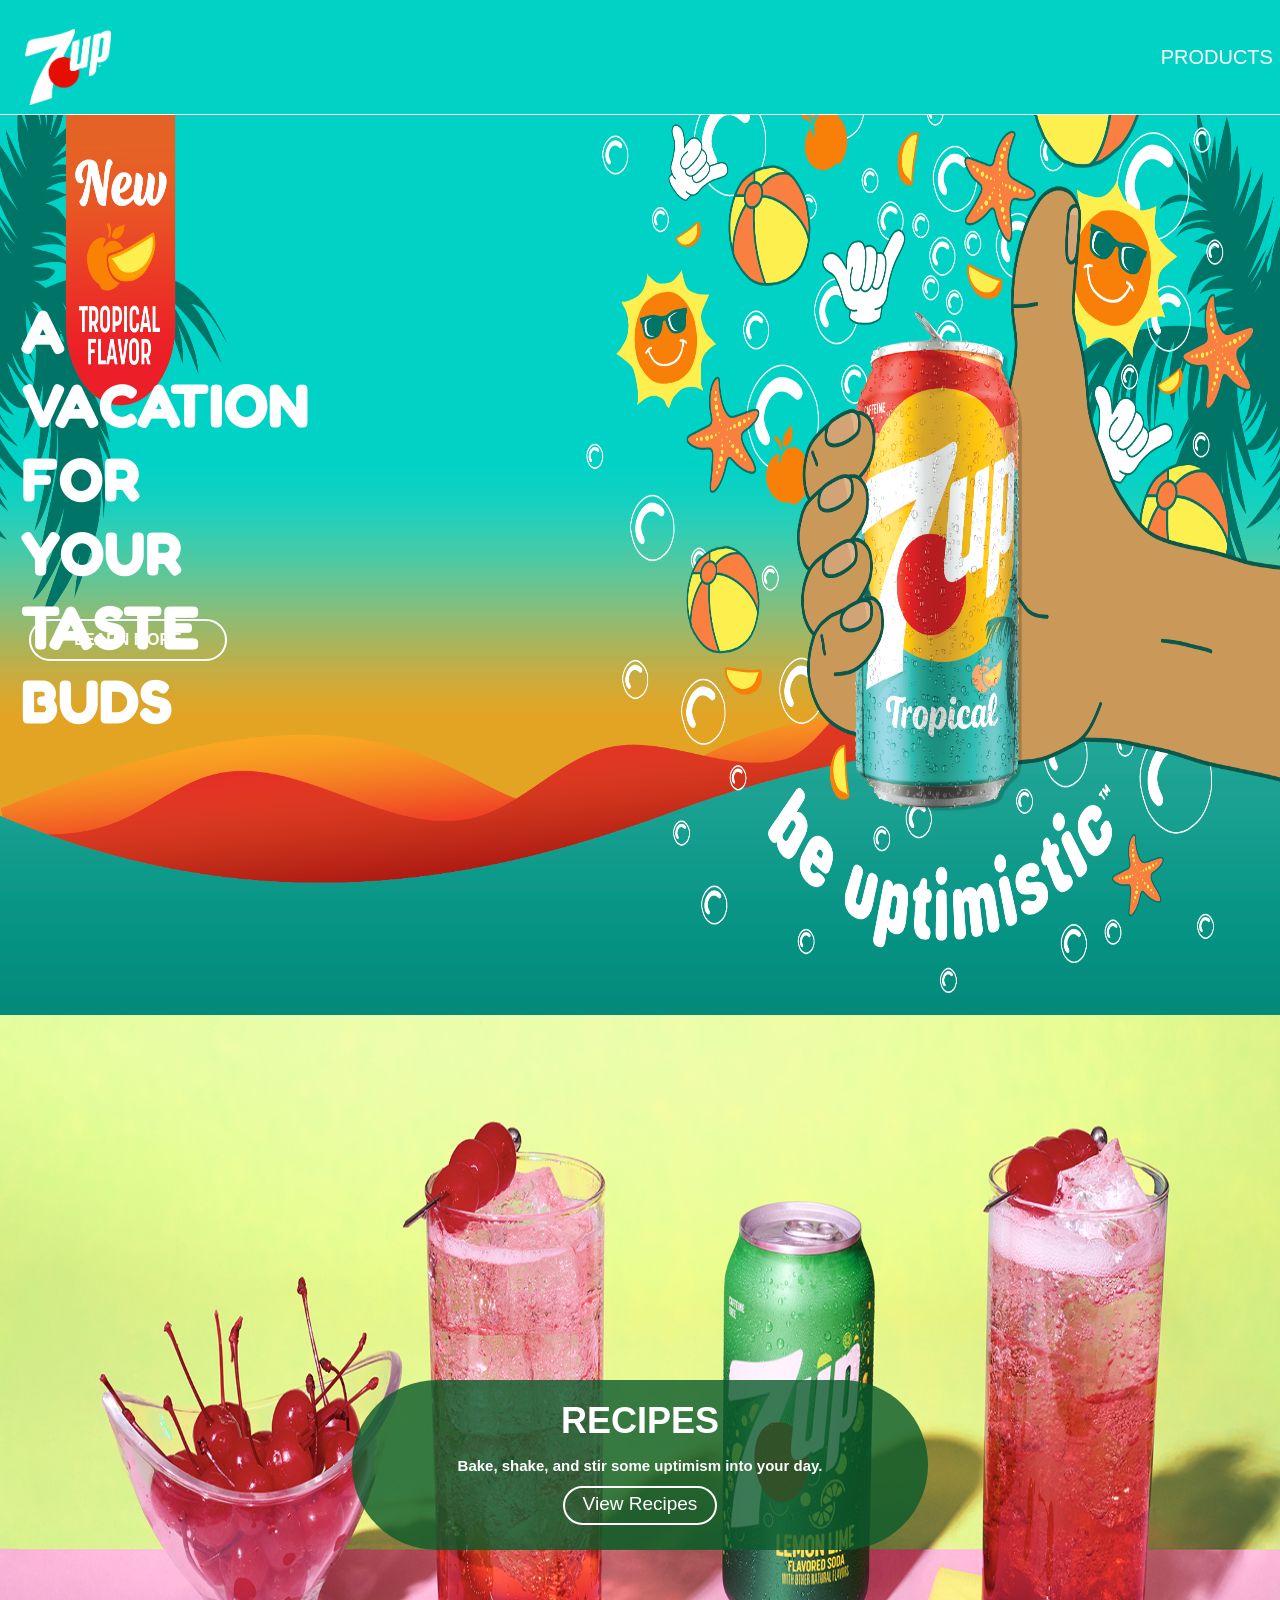
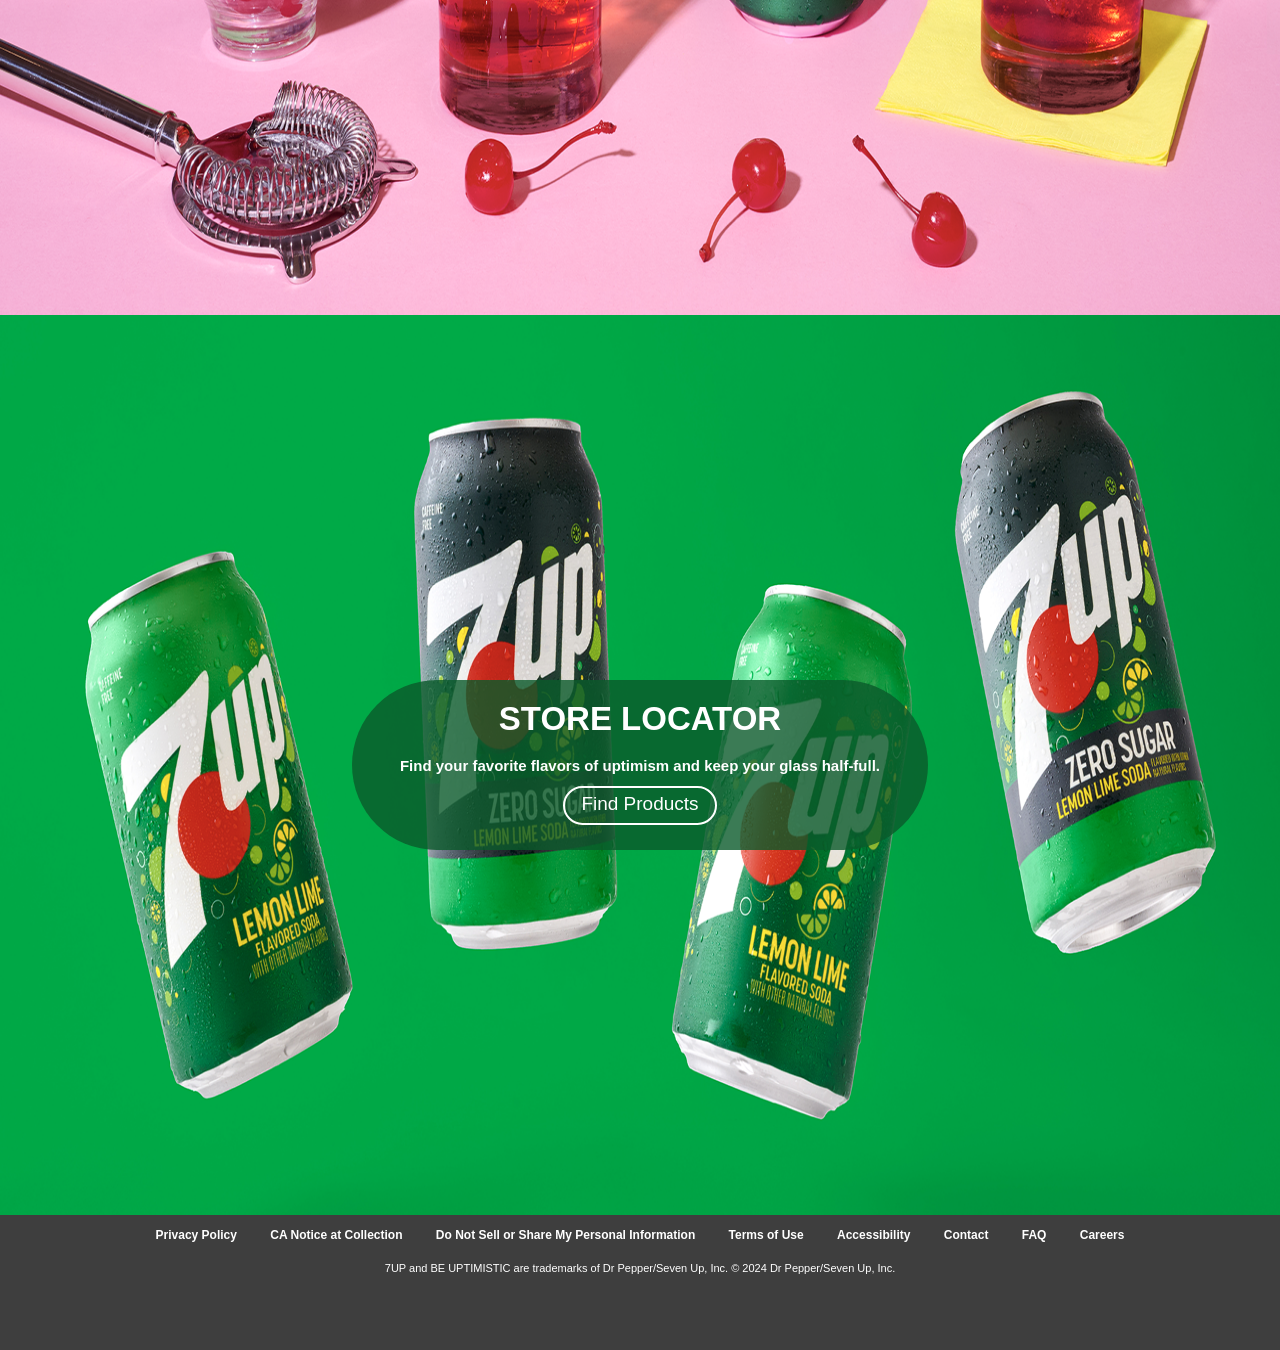
<file: 7up website/index.html>
<!DOCTYPE html>
<html lang="en">
<head>
    <meta charset="UTF-8">
    <meta name="viewport" content="width=device-width, initial-scale=1.0">
    <title>7UP | 7up.com</title>

    <link rel="preconnect" href="https://fonts.googleapis.com">
    <link rel="preconnect" href="https://fonts.gstatic.com" crossorigin>
    <link href="https://fonts.googleapis.com/css2?family=Fredoka:wght@300..700&display=swap" rel="stylesheet">


    <link rel="icon" href="./images/favicon.png">
    <link rel="stylesheet" href="./index.css">


</head>
<body>
    <header>
               <img src="./images/7up-logo.png">


                <nav class="nav-bar">
                    <a class="nav-font" class="bar-text" href="">PRODUCTS</a>
                    <a class="nav-font" class="bar-text" href="">RECIPES</a>
                    <a class="nav-font" class="bar-text" href="">STORES</a>
                </nav>

           <div class="social-icons">
                <img class="icon" src="./images/7up_facebook.png" alt="">
                <img class="icon" src="./images/7up_instagram.png" alt="">
                <img class="icon" src="./images/7up_tiktok.png" alt="">
                <img class="icon" src="./images/7up_x.png" alt="">
                <img class="icon" src="./images/7up_youtube.png" alt="">
                <img class="icon" src="./images/7up_pinterest.png" alt="">
    </header>

    <main>

        <div class="container">
           <img class="container-1" src="./images/background 1.png" alt="">

           <h1 class="baner-text1">A VACATION FOR <br> YOUR TASTE BUDS</h1>

           <a class="button-1" href="">Learn More</a>

        </div>

        <div class="container-2">
            <img class="background-2" src="./images/background 2.png" alt="">

            <h1 class="baner-text2">RECIPES</h1>

            <p class="p-text1">Bake, shake, and stir some uptimism into your day.</p>

            <a class="a-text1" href="">View Recipes</a>
        </div>

        <div class="container-3">
            <img class="background-3" src="./images/background 3.png" alt="">

            <h1 class="baner-text3">STORE LOCATOR</h1>

            <p class="p-text2">Find your favorite flavors of uptimism and keep your glass half-full.</p>

            <a class="button-2" href="">Find Products</a>
        </div>

    </main>

    <footer>
        <div id="footer">
        <ul class="footer-text">
            <li class="footer-data">Privacy Policy </li>
            <li class="footer-data">CA Notice at Collection </li>
            <li class="footer-data">Do Not Sell or Share My Personal Information </li>
            <li class="footer-data">Terms of Use </li>
            <li class="footer-data">Accessibility </li>
            <li class="footer-data">Contact </li>
            <li class="footer-data">FAQ </li>
            <li class="footer-data">Careers </li>
        </ul>

       <p id="p-text3">7UP and BE UPTIMISTIC are trademarks of Dr Pepper/Seven Up, Inc. © 2024 Dr Pepper/Seven Up, Inc.</p>

        </div>
    </footer>

</body>
</html>
</file>
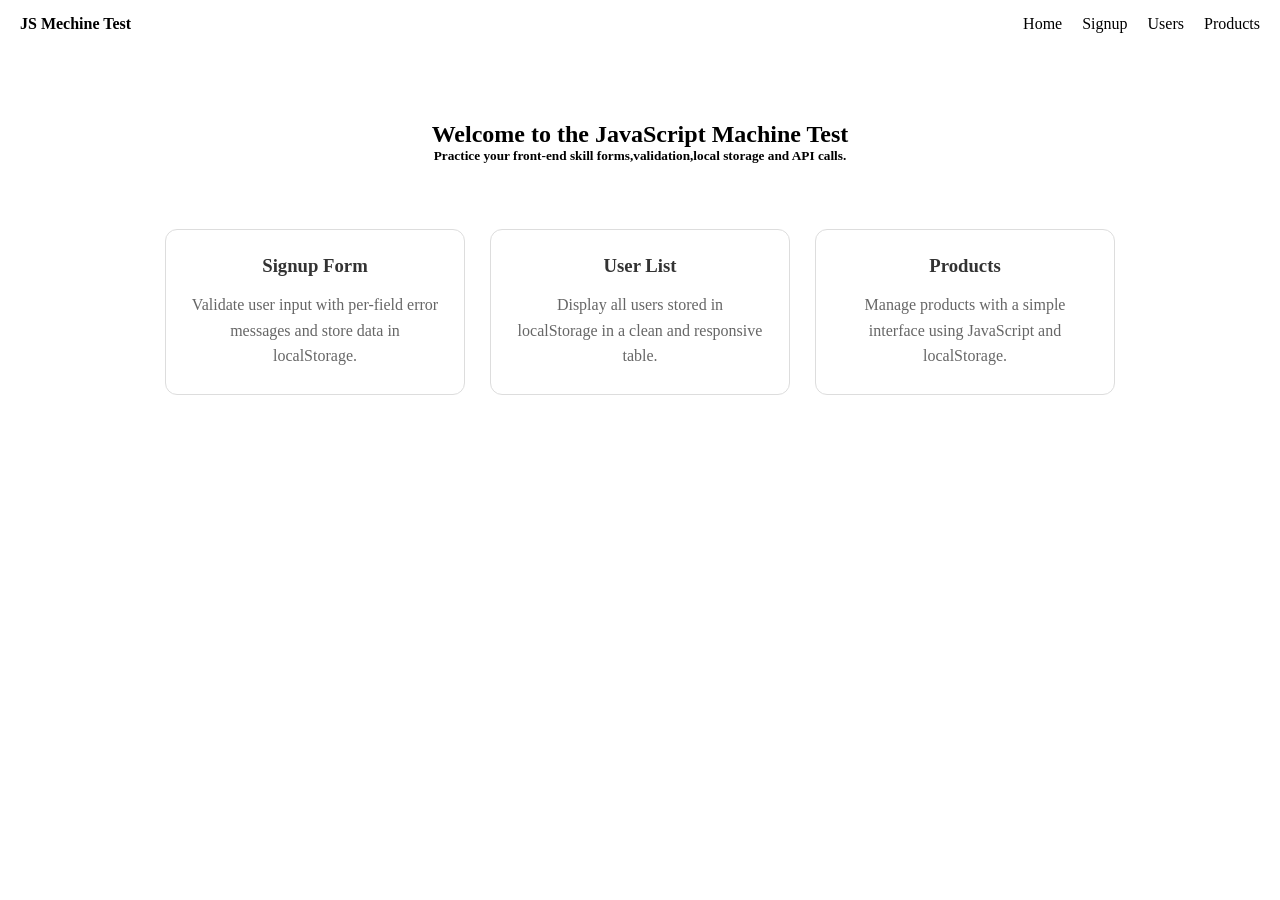
<file: javascript mechine test/index.html>
<!DOCTYPE html>
<html lang="en">

<head>
    <meta charset="UTF-8">
    <meta name="viewport" content="width=device-width, initial-scale=1.0">
    <title>Document</title>
    <link rel="stylesheet" href="style.css">

    <script defer src="./main.js"></script>
</head>

<body>
    <header>
        <nav>
            <div class="nav-bar">
                <h4 class="title">JS Mechine Test</h4>
                <a href="./index.html" class="home">Home</a>
                <a href="./signup.html" class="signup">Signup</a>
                <a href="#" class="users">Users</a>
                <a href="./product.html" class="products">Products</a>
            </div>
        </nav>
    </header>

    <main>
        <section class="section-one">
            <h1>Welcome to the JavaScript Machine Test</h1>
            <h5>Practice your front-end skill forms,validation,local storage and API calls.</h5>
        </section>

        <section class="cards-container">

            <a href="signup.html" class="card">
                <h3>Signup Form</h3>
                <p>
                    Validate user input with per-field error messages and store data in
                    localStorage.
                </p>
            </a>

            <a href="users.html" class="card">
                <h3>User List</h3>
                <p>
                    Display all users stored in localStorage in a clean and responsive
                    table.
                </p>
            </a>

            <a href="product.html" class="card">
                <h3>Products</h3>
                <p>
                    Manage products with a simple interface using JavaScript and
                    localStorage.
                </p>
            </a>

        </section>
    </main>
</body>

</html>
</file>
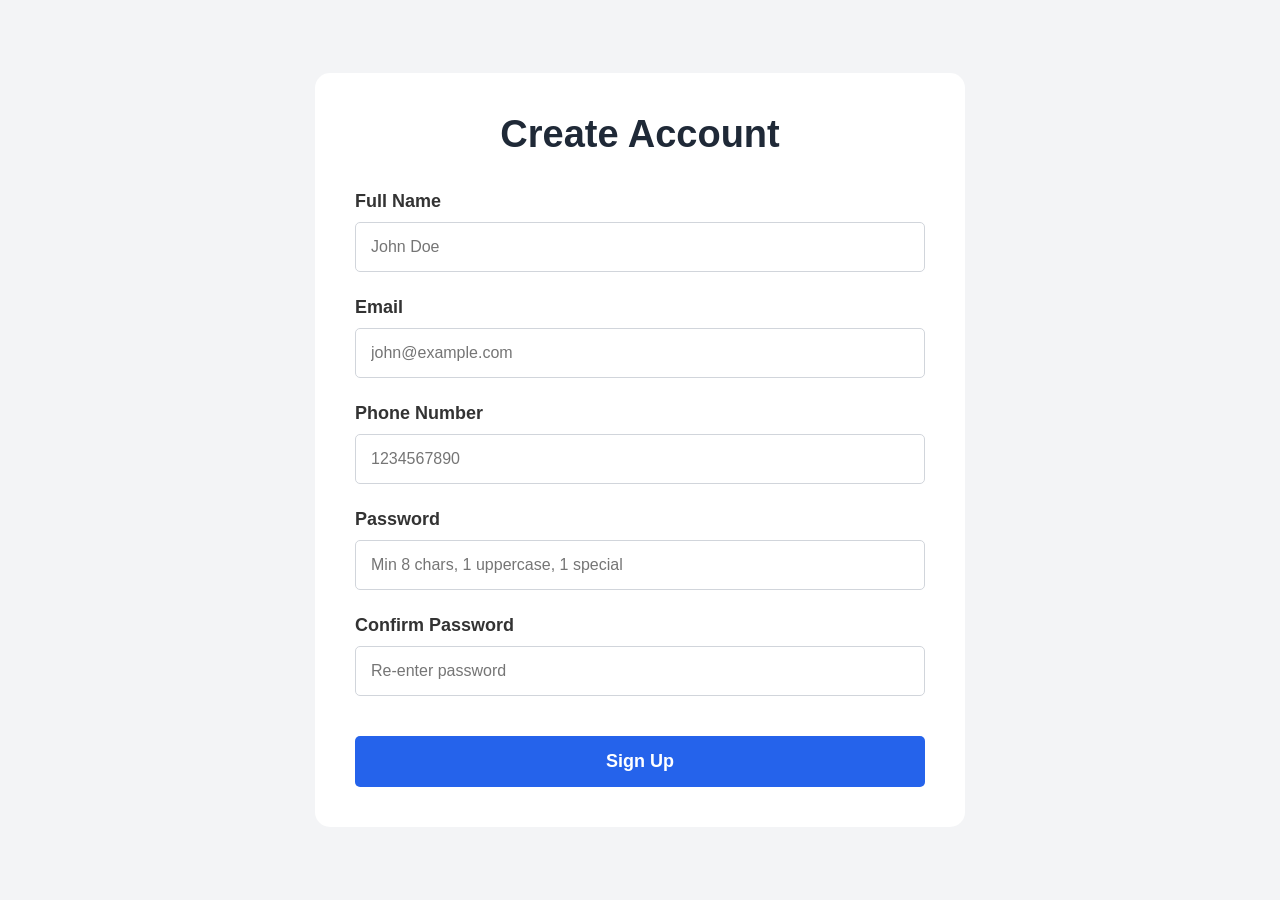
<file: javascript mechine test/signup.html>
<!DOCTYPE html>
<html lang="en">

<head>
    <meta charset="UTF-8">
    <meta name="viewport" content="width=device-width, initial-scale=1.0">
    <title>Create Account</title>
    <link rel="stylesheet" href="signup.css">
    <script defer src="./main.js"></script>
</head>

<body>

    <div class="container">
        <form class="signup-form" id="signupForm">
            <h1>Create Account</h1>

            <div class="input-group">
                <label>Full Name</label>
                <input type="text" id="fullname" placeholder="John Doe">
                <span id="error"></span>
            </div>

            <div class="input-group">
                <label>Email</label>
                <input type="email" id="email" placeholder="john@example.com">
                <span id="error"></span>
            </div>

            <div class="input-group">
                <label>Phone Number</label>
                <input type="tel" id="phone" placeholder="1234567890">
                <span id="error"></span>
            </div>

            <div class="input-group">
                <label>Password</label>
                <input type="password" id="password" placeholder="Min 8 chars, 1 uppercase, 1 special">
                <span id="error"></span>
            </div>

            <div class="input-group">
                <label>Confirm Password</label>
                <input type="password" id="confirmPassword" placeholder="Re-enter password">
                <span class="error-message" id="error"></span>
            </div>

            <button type="submit">Sign Up</button>
        </form>
    </div>

</body>

</html>
</file>
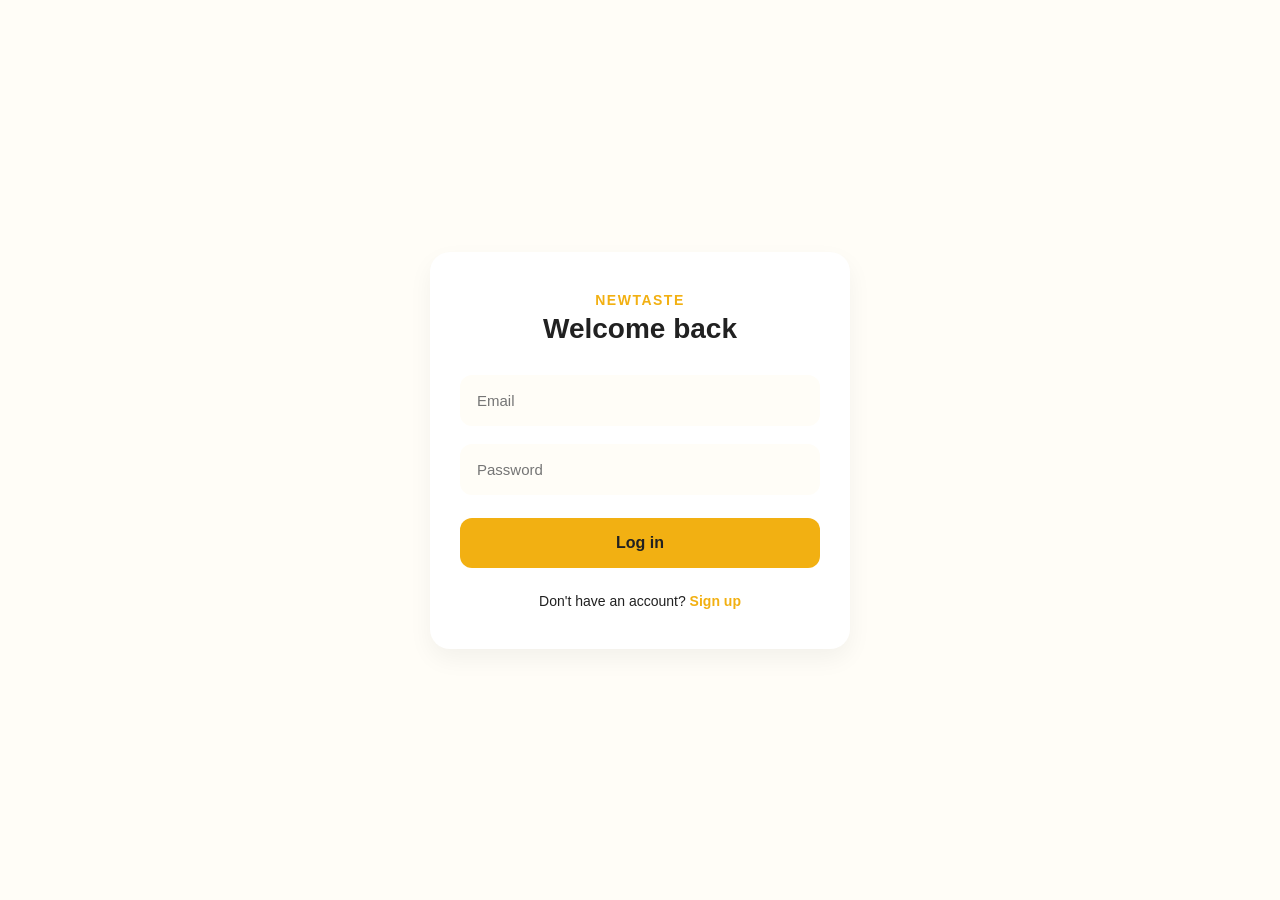
<file: foodOrder_sarath/foodOrder_signPage/login-page.html>
<!DOCTYPE html>
<html lang="en">

<head>
  <meta charset="UTF-8" />
  <meta name="viewport" content="width=device-width, initial-scale=1.0" />
  <title>NewTaste - Log In</title>
  <link rel="stylesheet" href="./login-page.css" />
</head>

<body>

  <div class="login-card">

    <div class="brand-title">NewTaste</div>
    <h1 class="form-title">Welcome back</h1>

    <form action="#" method="POST" id="loginform">
      <div class="form-group">
        <input id="loginmail" type="email" class="input-field" placeholder="Email" required />
      </div>

      <div class="form-group">
        <input id="loginPassword" type="password" class="input-field" placeholder="Password" required />
      </div>

      <p id="loginError" style="color: red; margin-top: 10px; font-size: 14px;"></p>

      <button type="submit" class="btn-submit">Log in</button>
    </form>

    <p class="footer-text">
      Don't have an account? <a href="./signup-page.html">Sign up</a>
    </p>
  </div>

  <script src="./login-page.js"></script>

</body>

</html>
</file>
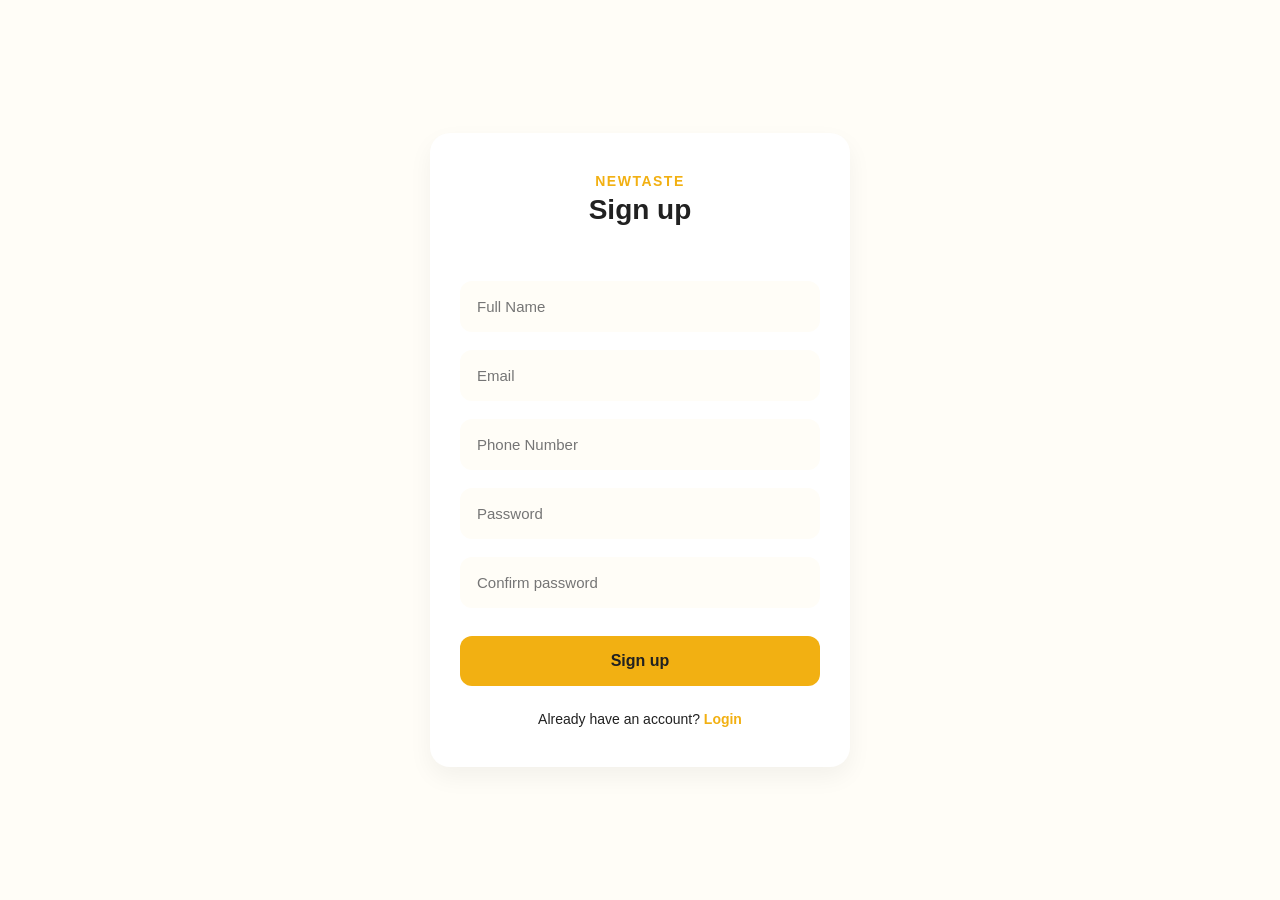
<file: foodOrder_sarath/foodOrder_signPage/signup-page.html>
<!DOCTYPE html>
<html lang="en">
<head>
  <meta charset="UTF-8" />
  <meta name="viewport" content="width=device-width, initial-scale=1.0" />
  <title>NewTaste - Sign Up</title>
  <link rel="stylesheet" href="./signup-page.css" />
</head>
<body>

  <div class="signup-card">

    <div class="brand-title">NewTaste</div>
    <h1 class="form-title">Sign up</h1>

    <!-- Global error and success message banner -->
    <div id="error" class="error-msg"></div>

    <form id="signupForm" action="#" method="POST" novalidate>
      <div class="form-group">
        <input type="text" id="fullname" class="input-field" placeholder="Full Name" />
      </div>

      <div class="form-group">
        <input type="email" id="email" class="input-field" placeholder="Email" />
      </div>

      <div class="form-group">
        <input type="tel" id="phone" class="input-field" placeholder="Phone Number" />
      </div>

      <div class="form-group">
        <input type="password" id="password" class="input-field" placeholder="Password" />
      </div>

      <div class="form-group">
        <input type="password" id="confirmPassword" class="input-field" placeholder="Confirm password" />
      </div>

      <button type="submit" class="btn-submit">Sign up</button>
    </form>

    <p class="footer-text">
      Already have an account? <a href="./login-page.html">Login</a>
    </p>
  </div>

  <script src="./signup-page.js"></script>
</body>
</html>
</file>
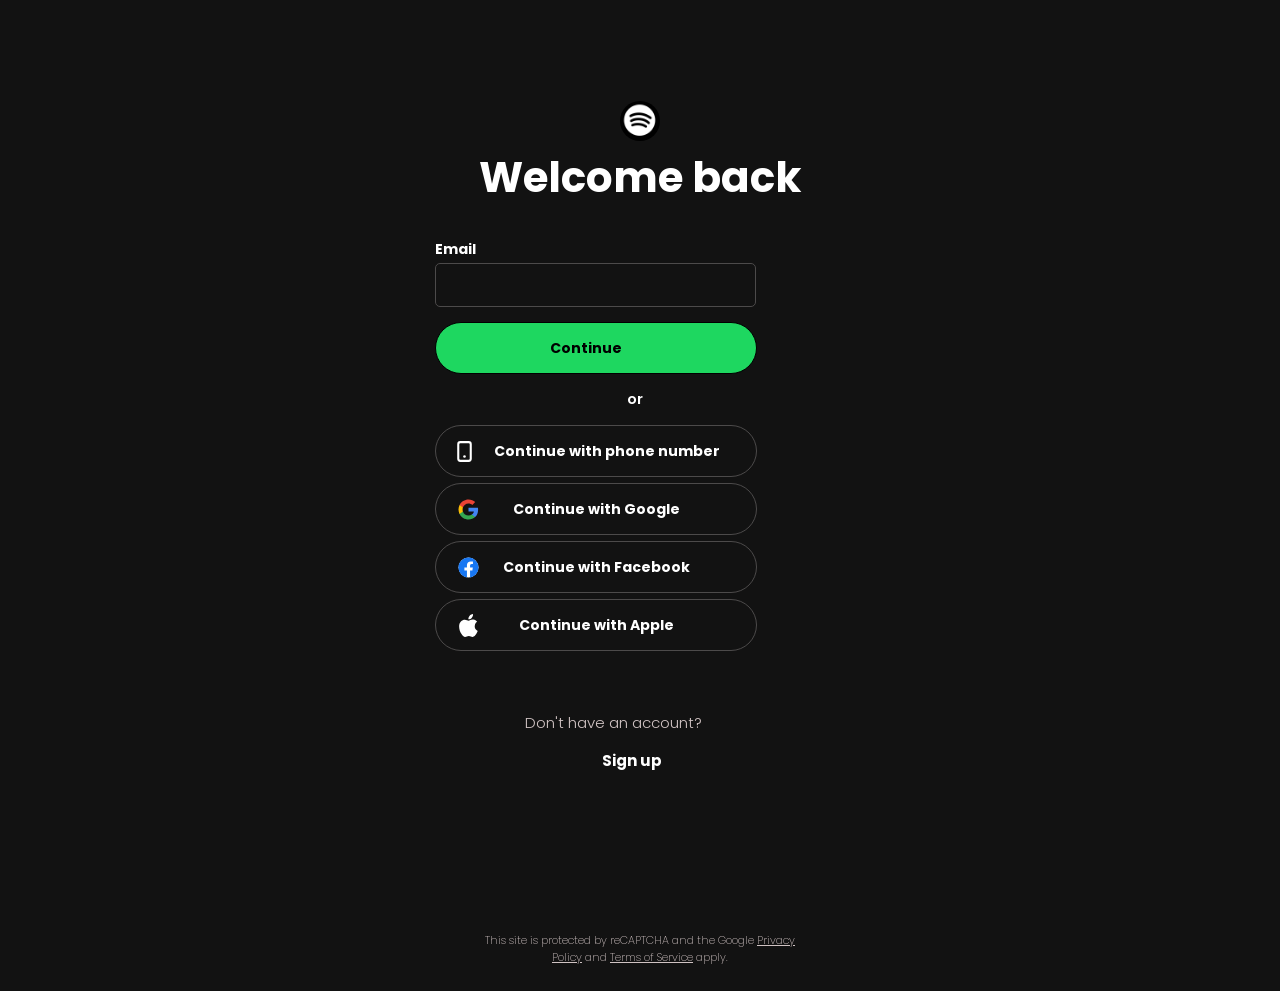
<file: Spotify-Login Page/Images/spotify-login-page.html>
<!DOCTYPE html>
<html lang="en">
<head>
    <meta charset="UTF-8">
    <meta name="viewport" content="width=device-width, initial-scale=1.0">
    <title>Spotify</title>

    <link rel="preconnect" href="https://fonts.googleapis.com">
    <link rel="preconnect" href="https://fonts.gstatic.com" crossorigin>
    <link href="https://fonts.googleapis.com/css2?family=Poppins:ital,wght@0,100;0,200;0,300;0,400;0,500;0,600;0,700;0,800;0,900;1,100;1,200;1,300;1,400;1,500;1,600;1,700;1,800;1,900&display=swap" rel="stylesheet">

    <link rel="icon" href="./Spotify-Logo.svg">
    <link rel="stylesheet" href="./spotify-login-page.css">
</head>
<body>
    <div>

     <header class="header">
         <img class="Spotify-Logo" src="./spotify-logo-1.webp" alt="Spotify-Logo">
     </header>
    <div class="text-1">
         <h1 class="header-text">Welcome back</h1>
    </div>

    <div class="email-box">
        <label class="email-label">Email</label>
        <input class="email-input" type="email" required>
    </div>

    <div class="button-1">
    <p class="button-2-text"> Continue</p>
   </div>

    <p class="or">or</p>

   </div>

   <div class="button-2">
    <img class="phone-Icon" src="./Phone-Icon.svg" alt="phone-Icon">
    <p class="button-2-text"> Continue with phone number</p>
   </div>

   <div class="button-3">
    <img class="Google-Icon" src="./Google-Icon.svg" alt="Google-Icon">
     <p class="button-3-text"> Continue with Google</p>
   </div>

   <div class="button-4">
    <img class="Facebook-Icon" src="./Facebool-Icon.svg" alt="Facebook-icon">
    <p class="button-4-text"> Continue with Facebook</p>
   </div>

   <div class="button-5">
    <img class="Apple-Icone" src="./apple-icon.svg" alt="Apple-Icon">
    <p class="button-5-text"> Continue with Apple</p>
   </div>

   <p class="p-tag">Don't have an account?</p>

   <a class="sign-up" href="./spotify-sign-up-page.html">Sign up</a>


   <footer>
    <p class="footer">This site is protected by reCAPTCHA and the Google <u> Privacy </u><br> <u>Policy</u> and <u>Terms of Service</u> apply.</p>
   </footer>

</body>
</html>
</file>
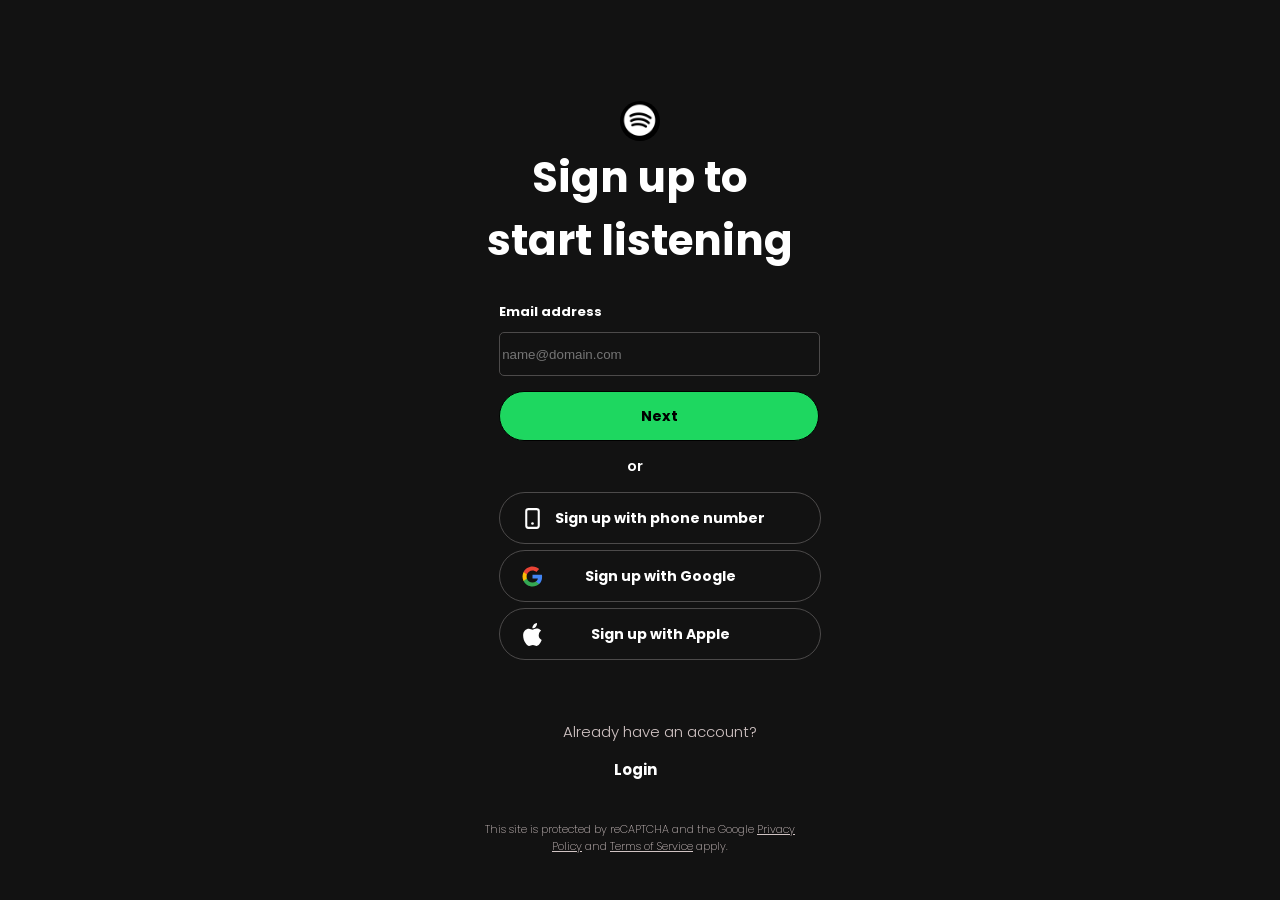
<file: Spotify-Login Page/Images/spotify-sign-up-page.html>
<!DOCTYPE html>
<html lang="en">
<head>
    <meta charset="UTF-8">
    <meta name="viewport" content="width=device-width, initial-scale=1.0">
    <title>Spotify</title>

     <link rel="preconnect" href="https://fonts.googleapis.com">
    <link rel="preconnect" href="https://fonts.gstatic.com" crossorigin>
    <link href="https://fonts.googleapis.com/css2?family=Poppins:ital,wght@0,100;0,200;0,300;0,400;0,500;0,600;0,700;0,800;0,900;1,100;1,200;1,300;1,400;1,500;1,600;1,700;1,800;1,900&display=swap" rel="stylesheet">


    <link rel="stylesheet" href="./spotify-sign-up-page.css">
    <link rel="icon" href="./Spotify-Logo.svg">

</head>
<body>
    <div>

     <header class="header">
         <img class="Spotify-Logo" src="./spotify-logo-1.webp" alt="Spotify-Logo">
     </header>
    <div class="text-1">
         <h1 class="header-text">Sign up to <br>start listening</h1>
    </div>

    <div class="email-box">
        <label class="email-label">Email address</label>
        <input class="email-input" type="email"required placeholder="name@domain.com">
    </div>

    <div>
       <button class="button-1">Next</button>
    </div>

    <p class="or">or</p>

   </div>

   <div class="button-2">
    <img class="phone-Icon" src="./Phone-Icon.svg" alt="phone-Icon">
    <p class="button-2-text"> Sign up with phone number</p>
   </div>

   <div class="button-3">
    <img class="Google-Icon" src="./Google-Icon.svg" alt="Google-Icon">
     <p class="button-3-text"> Sign up with Google</p>
   </div>

   <div class="button-5">
    <img class="Apple-Icone" src="./apple-icon.svg" alt="Apple-Icon">
    <p class="button-5-text"> Sign up with Apple</p>
   </div>

   <p class="p-tag">Already have an account?</p>

   <a class="login" href="./spotify-sign-up-page.html">Login</a>


   <footer>
    <p class="footer">This site is protected by reCAPTCHA and the Google <u> Privacy </u><br> <u>Policy</u> and <u>Terms of Service</u> apply.</p>
   </footer>
</body>
</html>
</file>
<file: 7up website/index.css>
*{
    margin: 0px;
    padding: 0px;
    
}


header{
    background-color: rgb(0, 210, 198);
    height: 114px;
    width: 100%;

    display: flex;
    justify-content: space-between;
    align-items: center;
}


img{
    height: 76px;
    padding-left: 25px;
    padding-top: 20px;
    cursor: pointer;
}


.nav-bar{
    display: flex;
    justify-content: right;
    align-items: center;

    gap: 20px;
    text-decoration: none;
    padding-left: 1050px;
    
    margin: solid white border 1px;
    
}


.nav-font{
    color: white;
    font-family: "korolev-compressed", sans-serif;
    font-size: 20px;
    font-weight: 500;
    background: transparent;
    text-transform: uppercase;
    text-decoration: none;
}


.icon{
    height: 30px;
    padding: 0px;
}


.social-icons{
    margin-right: 50px;
}

.container-1{
    height: 100vh;
    width: 100%;
    padding: 0;
    margin-top: 1px;
    cursor: default;
   
}


.container{
   display: flex;
   justify-content: center;
   align-items: center;
   position: relative;
}


.baner-text1{
  position: absolute;
  color: white;
  text-align: left;
  margin-right: 1000px;
  font-size: 4.8vw;
  font-weight: 800;
  font-family: "Fredoka", sans-serif;
  line-height: 74px;
  margin-bottom: 100px;
  margin-left: 50px;
  cursor: text;
}


.button-1{
    position: absolute;
    margin-top: 150px;
    margin-right: 80%;
    border: 2px solid white;
    border-radius: 30px;
    padding: 10px 43px;
    text-decoration: none;
    text-transform: uppercase;
    color: white;
    font-family: "korolev-compressed", sans-serif;
    font-weight: bold;
    font-size: medium;
}


.background-2{
    height: 100vh;
    width: 100%;
    padding: 0;
    cursor: default;
}


.container-2{
    display:flex;
    justify-content: center;
    align-items: center;
    position: relative;
}


.baner-text2{
    position: absolute;
    text-align: center;
    font-family:"korolev-compressed", sans-serif; 
    color: white;
    border-radius: 100px;
    width: 45%;
    height: 150px;
    background-color: rgba(10, 91, 43, 0.8);
    font-size: 36px;
    padding-top: 20px;
}


.p-text1{
    position: absolute;
    margin-top: 0px;
    color: white;
    font-family:"korolev-compressed", sans-serif;
    font-weight: bold;
    font-size: 15px;
}


.a-text1{
    position: absolute;
    margin-top: 80px;
    color: white;
    font-family:"korolev", sans-serif;
    text-decoration: none;
    font-size: 19px;
    border: 2px white solid;
    border-radius: 30px;
    width: 150px;
    height: 30px;
    text-align: center;
    padding-top: 5px;
}


.background-3{
    height: 100vh;
    width: 100%;
    padding: 0;
    cursor: default;
}


.container-3{
    display:flex;
    justify-content: center;
    align-items: center;
    position: relative;
}


.baner-text3{
    position: absolute;
    text-align: center;
    font-family:"korolev-compressed", sans-serif; 
    color: white;
    border-radius: 100px;
    width: 45%;
    height: 150px;
    background-color: rgba(10, 91, 43, 0.8);
    font-size: 33px;
    padding-top: 20px;
}


.p-text2{
    position: absolute;
    text-align: center;
    color: white;
    font-family:"korolev-compressed", sans-serif;
    font-weight: bold;
    font-size: 15px;
}


.button-2{
    position: absolute;
    margin-top: 80px;
    color: white;
    font-family:"korolev", sans-serif;
    text-decoration: none;
    font-size: 19px;
    border: 2px white solid;
    border-radius: 30px;
    width: 150px;
    height: 30px;
    text-align: center;
    padding-top: 5px;
}


.footer-data{
    display: inline;
    color: white;
    font-family:"korolev", sans-serif;
    padding: 15px;
    font-size: 12px;
    font-weight: bold;
}


#footer{
    height: 125px;
    width: 100%;
    background-color: #3e3e3e;
    text-align: center;
    padding-top: 10px;

}


#p-text3{
    font-family:"korolev", sans-serif;
    color: white;
    font-size: 11px;
    margin-top: 19px;

}
</file>
<file: javascript mechine test/style.css>
* {
    margin: 0;
    padding: 0;
    box-sizing: border-box;
}

.nav-bar {
    display: flex;
    align-items: center;
    gap: 20px;
    padding: 15px 20px;
}


.title {
    margin: 0;
    margin-right: auto;
}

.nav-bar a {
    text-decoration: none;
    color: black;
    font-size: 16px;
}

.section-one h1,h5{
    background: white;
} 

.section-one {
    text-align: center;
    margin-top: 3rem;
    border: .1rem solid white;
    padding: 1.5rem;
    background-color: white;
}


.cards-container {
    display: flex;
    justify-content: center;
    gap: 25px;
    padding: 40px;
    flex-wrap: wrap;
}

.card {
    width: 300px;
    padding: 25px;
    background: #fff;
    border: 1px solid #ddd;
    border-radius: 12px;
    text-align: center;
    text-decoration: none;
    color: #333;
}

.card h3 {
    margin-bottom: 15px;
}

.card p {
    color: #666;
    line-height: 1.6;
}
</file>
<file: javascript mechine test/signup.css>
* {
    margin: 0;
    padding: 0;
    box-sizing: border-box;
}

body {
    font-family: Arial, sans-serif;
    background-color: #f3f4f6;
    display: flex;
    justify-content: center;
    align-items: center;
    min-height: 100vh;
    padding: 20px;
}

.container {
    width: 100%;
    max-width: 650px;
}

.signup-form {
    background: #fff;
    padding: 40px;
    border-radius: 15px;
}

.signup-form h1 {
    text-align: center;
    margin-bottom: 35px;
    color: #1f2937;
    font-size: 38px;
}

.input-group {
    margin-bottom: 25px;
}

.input-group label {
    display: block;
    margin-bottom: 10px;
    font-size: 18px;
    font-weight: 600;
    color: #333;
}

.input-group input {
    width: 100%;
    padding: 15px;
    border: 1px solid #d1d5db;
    border-radius: 5px;
    font-size: 16px;
    outline: none;
}

.input-group input:focus {
    border-color: #2563eb;
}

button {
    width: 100%;
    padding: 15px;
    border: none;
    border-radius: 5px;
    background-color: #2563eb;
    color: white;
    font-size: 18px;
    font-weight: bold;
    cursor: pointer;
    margin-top: 15px;
}
</file>
<file: foodOrder_sarath/foodOrder_signPage/login-page.css>
:root {
  --lead: #212121;
  --gold-finger: #f2b012;
  --eyeball-bg: #fffdf7;
  --hint-yellow: #fcf1cc;
  --pure-white: #ffffff;
  --text-muted: #757575;
}

* {
  box-sizing: border-box;
  margin: 0;
  padding: 0;
  font-family: 'Segoe UI', Roboto, Helvetica, Arial, sans-serif;
}

body {
  background-color: var(--eyeball-bg);
  color: var(--lead);
  display: flex;
  justify-content: center;
  align-items: center;
  min-height: 100vh;
  padding: 20px;
}

.login-card,
.signup-card {
  background-color: var(--pure-white);
  width: 100%;
  max-width: 420px;
  padding: 40px 30px;
  border-radius: 20px;
  box-shadow: 0 10px 25px rgba(0, 0, 0, 0.05);
  position: relative;
}


.brand-title {
  font-size: 14px;
  letter-spacing: 1.5px;
  text-transform: uppercase;
  font-weight: 700;
  color: var(--gold-finger);
  text-align: center;
  margin-bottom: 5px;
}

.form-title {
  font-size: 28px;
  font-weight: 700;
  color: var(--lead);
  text-align: center;
  margin-bottom: 30px;
}

.form-group {
  margin-bottom: 18px;
  position: relative;
}

.input-field {
  width: 100%;
  padding: 16px;
  font-size: 15px;
  color: var(--lead);
  background-color: var(--eyeball-bg);
  border: 1.5px solid transparent;
  border-radius: 12px;
  outline: none;
  transition: all 0.2s ease;
}

.input-field::placeholder {
  color: var(--text-muted);
}

.input-field:focus {
  background-color: var(--pure-white);
  border-color: var(--gold-finger);
  box-shadow: 0 0 0 4px rgba(242, 176, 18, 0.15);
}

/* Login-specific styles */
.form-options {
  display: flex;
  justify-content: flex-end;
  margin-bottom: 20px;
}

.btn-submit {
  width: 100%;
  padding: 16px;
  background-color: var(--gold-finger);
  color: var(--lead);
  border: none;
  border-radius: 12px;
  font-size: 16px;
  font-weight: 600;
  cursor: pointer;
  margin-top: 5px;
  transition: background-color 0.2s, transform 0.1s;
}

.btn-submit:hover {
  background-color: #e0a10f;
}

.btn-submit:active {
  transform: scale(0.99);
}

.footer-text {
  text-align: center;
  margin-top: 25px;
  font-size: 14px;
  color: var(--lead);
}

.footer-text a {
  color: var(--gold-finger);
  text-decoration: none;
  font-weight: 700;
}

.footer-text a:hover {
  text-decoration: underline;
}
</file>
<file: foodOrder_sarath/foodOrder_signPage/signup-page.css>
:root {
  --lead: #212121;
  --gold-finger: #f2b012;
  --eyeball-bg: #fffdf7;
  --hint-yellow: #fcf1cc;
  --pure-white: #ffffff;
  --text-muted: #757575;
}

* {
  box-sizing: border-box;
  margin: 0;
  padding: 0;
  font-family: 'Segoe UI', Roboto, Helvetica, Arial, sans-serif;
}

body {
  background-color: var(--eyeball-bg);
  color: var(--lead);
  display: flex;
  justify-content: center;
  align-items: center;
  min-height: 100vh;
  padding: 20px;
}

.signup-card {
  background-color: var(--pure-white);
  width: 100%;
  max-width: 420px;
  padding: 40px 30px;
  border-radius: 20px;
  box-shadow: 0 10px 25px rgba(0, 0, 0, 0.05);
  position: relative;
}

.back-btn:hover {
  background-color: var(--hint-yellow);
}

.brand-title {
  font-size: 14px;
  letter-spacing: 1.5px;
  text-transform: uppercase;
  font-weight: 700;
  color: var(--gold-finger);
  text-align: center;
  margin-bottom: 5px;
}

.form-title {
  font-size: 28px;
  font-weight: 700;
  color: var(--lead);
  text-align: center;
  margin-bottom: 20px;
}

.form-group {
  margin-bottom: 18px;
  position: relative;
}

.input-field {
  width: 100%;
  padding: 16px;
  font-size: 15px;
  color: var(--lead);
  background-color: var(--eyeball-bg);
  border: 1.5px solid transparent;
  border-radius: 12px;
  outline: none;
  transition: all 0.2s ease;
}

.input-field::placeholder {
  color: var(--text-muted);
}

.input-field:focus {
  background-color: var(--pure-white);
  border-color: var(--gold-finger);
  box-shadow: 0 0 0 4px rgba(242, 176, 18, 0.15);
}

.password-icon {
  position: absolute;
  right: 16px;
  top: 50%;
  transform: translateY(-50%);
  display: flex;
  align-items: center;
  justify-content: center;
  pointer-events: none;
}

.password-icon svg {
  width: 20px;
  height: 20px;
  stroke: var(--text-muted);
}

.btn-submit {
  width: 100%;
  padding: 16px;
  background-color: var(--gold-finger);
  color: var(--lead);
  border: none;
  border-radius: 12px;
  font-size: 16px;
  font-weight: 600;
  cursor: pointer;
  margin-top: 10px;
  transition: background-color 0.2s, transform 0.1s;
}

.btn-submit:hover {
  background-color: #e0a10f;
}

.btn-submit:active {
  transform: scale(0.99);
}

.footer-text {
  text-align: center;
  margin-top: 25px;
  font-size: 14px;
  color: var(--lead);
}

.footer-text a {
  color: var(--gold-finger);
  text-decoration: none;
  font-weight: 700;
}

.footer-text a:hover {
  text-decoration: underline;
}

.input-field.invalid {
  border: 2px solid #e74c3c;
}

.input-field.valid {
  border: 2px solid #2ecc71;
}

/* Feedback Message Styles */
.error-msg {
  display: block;
  font-size: 0.88rem;
  font-weight: 500;
  text-align: center;
  margin-bottom: 15px;
  min-height: 20px;
  color: #e74c3c;
}

.error-msg.success-message {
  color: #2ecc71;
}
</file>
<file: Spotify-Login Page/Images/spotify-login-page.css>
*{
    margin: 0;
}


body{
    background-color: #121212;
}


.header{
    width: 100%;
    height: 50px;
    margin-top: 96px;

    display: flex;
    justify-content: center;
    align-items: center;
}


.Spotify-Logo{
    height: 40px;
    width: 40px;

    border-radius: 50%;
}


.text-1{
    display: flex;
    justify-content: center;
}


.header-text{
    color: white;
    font-family: "Poppins", sans-serif;
    font-size: 42px;
    font-weight: bolder;
}


.email-box{
    display: flex;
    flex-direction: column;
    justify-content: center;
    margin-left: 39%;

    margin-top: 30px;
}


.email-label{
    color: white;
    font-family: "Poppins", sans-serif;
    font-size: 14px;
    font-weight: bold;
}


.email-input{
    width: 315px;
    height: 40px;
    margin-top: 3px;

    margin-bottom: 15px;

    color: white;

    border-radius: 5px;

    border: solid 1px #4c4a4a;
    background-color: #121212;

}


.email-input:focus{
    outline: none;
}


.email-input:hover{
    border-color: white;
    border-bottom-color: white;
}


.button-1{
   margin-left: 39%;
   width: 320px;
   height: 50px;

   border-radius: 50px;
   border: 1px solid ;
   background-color: #1ed760;

   display: flex;
   justify-content: center;
   align-items: center;

   font-family: "Poppins", sans-serif;
   font-weight: bold;
   font-size: 14.5px;

   cursor: pointer;
}


.button-1:hover{
    background-color: #3be477;

    padding: 1px;
}


.or{
    color: white;
    margin-left: 49%;
    margin-top: 15px;

   font-family: "Poppins", sans-serif;
   font-weight: 600;
   font-size: 14.5px;
}


.button-2{
   margin-left: 39%;
   width: 320px;
   height: 50px;
   margin-top: 15px;

   border-radius: 50px;
   border: 1px solid #4c4a4a ;
   background-color: #121212;
   color: white;   


    display: flex;
    justify-content: center;
    align-items: center;

    cursor: pointer;
}


.button-2-text{
    font-family: "Poppins", sans-serif;
    font-weight: 700;
    font-size: 14px;

    margin-right: 20px;
}


.phone-Icon{
    width: 25px;
    height: 25px;

    margin-right: 17px;

    background-color:#121212 ;
}


.button-2:hover{
    border-color: white;
    border-bottom-color: white;
    padding: 2px;
}




.button-3{
   margin-left: 39%;
   width: 320px;
   height: 50px;
   margin-top: 6px;

   border-radius: 50px;
   border: 1px solid #4c4a4a ;
   background-color: #121212;
   color: white; 
   
   display: flex;
   justify-content: center;
   align-items: center;

   position: relative;

   cursor: pointer;
}


.button-3-text{
    font-family: "Poppins", sans-serif;
    font-weight: 700;
    font-size: 14px;

    color: white;

}


.Google-Icon{
    width: 25px;
    height: 25px;

    position: absolute;
    left: 20px ;

    background-color:#121212 ;
}


.button-3:hover{
    border-color: white;
    border-bottom-color: white;
    padding: 2px;
}





.button-4{
   margin-left: 39%;
   width: 320px;
   height: 50px;
   margin-top: 6px;

   border-radius: 50px;
   border: 1px solid #4c4a4a ;
   background-color: #121212;
   color: white;   


   display: flex;
   justify-content: center;
   align-items: center;

   position: relative;

   cursor: pointer;
}


.button-4-text{
    font-family: "Poppins", sans-serif;
    font-weight: 700;
    font-size: 14px;

}


.Facebook-Icon{
    width: 25px;
    height: 25px;


    background-color:#121212 ;

    left: 20px;
    position: absolute;
}


.button-4:hover{
    border-color: white;
    border-bottom-color: white;

    padding: 2px;
}





.button-5{
   margin-left: 39%;
   width: 320px;
   height: 50px;
   margin-top: 6px;

   border-radius: 50px;
   border: 1px solid #4c4a4a ;
   background-color: #121212;
   color: white;   


    display: flex;
    justify-content: center;
    align-items: center;

    position: relative;

    cursor: pointer;
}


.button-5-text{
    font-family: "Poppins", sans-serif;
    font-weight: 700;
    font-size: 14px;

    
}


.Apple-Icone{
    width: 25px;
    height: 25px;


    background-color:#121212 ;

    position: absolute;
    left: 20px;

}


.button-5:hover{
    border-color: white;
    border-bottom-color: white;

    padding: 2px;
}


.p-tag{
   color: #d0c3c3;

   margin-left: 44%;
   margin-top: 60px;
   margin-bottom: 15px;

   font-family: "Poppins", sans-serif;
   font-weight: 300;
   font-size: 15px;
}


.sign-up{
    color: white;

    margin-left: 48%;

    font-family: "Poppins", sans-serif;
    font-weight: 700;
    font-size: 15px;

    text-decoration: none;

    cursor: pointer;
}


.footer{
    color: #d0c3c3;

    text-align: center;
    margin-top: 75px;
    margin-bottom: 25px;

    font-family: "Poppins", sans-serif;
    font-weight: 200;
    font-size: 11px;
}




      /*responsive-375*/


    @media screen and (min-width:375px) and (max-width:425px) {
       .header{
        width: 100%;
        height: 50px;
        margin-top: 40px;

        display: flex;
        justify-content: center;
 
        align-items: center;
    }


    .Spotify-Logo{
     height: 40px;
     width: 40px;

     border-radius: 50%;
    }


    .text-1{
    display: flex;
    justify-content: center;
}


.header-text{
    color: white;
    font-family: "Poppins", sans-serif;
    font-size: 42px;
    font-weight: bolder;
}


.email-box{
    display: flex;
    flex-direction: column;
    justify-content: center;
    margin-left: 7%;

    margin-top: 30px;
}


.email-label{
    color: white;
    font-family: "Poppins", sans-serif;
    font-size: 14px;
    font-weight: bold;
}


.email-input{
    width: 315px;
    height: 40px;
    margin-top: 3px;

    margin-bottom: 15px;

    color: white;

    border-radius: 5px;

    border: solid 1px #4c4a4a;
    background-color: #121212;

}


.email-input:focus{
    outline: none;
}


.email-input:hover{
    border-color: white;
    border-bottom-color: white;
}


.button-1{
   margin-left: 7%;
   width: 320px;
   height: 50px;

   border-radius: 50px;
   border: 1px solid ;
   background-color: #1ed760;

   font-family: "Poppins", sans-serif;
   font-weight: bold;
   font-size: 14.5px;

   cursor: pointer;
}


.button-1:hover{
    background-color: #3be477;

    width: 325px;
}


.or{
    color: white;
    margin-left: 45%;
    margin-top: 15px;

   font-family: "Poppins", sans-serif;
   font-weight: 600;
   font-size: 14.5px;
}


.button-2{
   margin-left: 7%;
   width: 320px;
   height: 50px;
   margin-top: 15px;

   border-radius: 50px;
   border: 1px solid #4c4a4a ;
   background-color: #121212;
   color: white;   


    display: flex;
    justify-content: center;
    align-items: center;

    cursor: pointer;
}


.button-2-text{
    font-family: "Poppins", sans-serif;
    font-weight: 700;
    font-size: 14px;

    margin-right: 20px;
}


.phone-Icon{
    width: 25px;
    height: 25px;

    margin-right: 17px;

    background-color:#121212 ;
}


.button-2:hover{
    border-color: white;
    border-bottom-color: white;
    padding: 2px;
}




.button-3{
   margin-left: 7%;
   width: 320px;
   height: 50px;
   margin-top: 6px;

   border-radius: 50px;
   border: 1px solid #4c4a4a ;
   background-color: #121212;
   color: white; 
   
   display: flex;
   justify-content: center;
   align-items: center;

   position: relative;

   cursor: pointer;
}


.button-3-text{
    font-family: "Poppins", sans-serif;
    font-weight: 700;
    font-size: 14px;

    color: white;

}


.Google-Icon{
    width: 25px;
    height: 25px;

    position: absolute;
    left: 20px ;

    background-color:#121212 ;
}


.button-3:hover{
    border-color: white;
    border-bottom-color: white;
    padding: 2px;
}





.button-4{
   margin-left: 7%;
   width: 320px;
   height: 50px;
   margin-top: 6px;

   border-radius: 50px;
   border: 1px solid #4c4a4a ;
   background-color: #121212;
   color: white;   


   display: flex;
   justify-content: center;
   align-items: center;

   position: relative;

   cursor: pointer;
}


.button-4-text{
    font-family: "Poppins", sans-serif;
    font-weight: 700;
    font-size: 14px;

}


.Facebook-Icon{
    width: 25px;
    height: 25px;


    background-color:#121212 ;

    left: 20px;
    position: absolute;
}


.button-4:hover{
    border-color: white;
    border-bottom-color: white;

    padding: 2px;
}





.button-5{
   margin-left: 7%;
   width: 320px;
   height: 50px;
   margin-top: 6px;

   border-radius: 50px;
   border: 1px solid #4c4a4a ;
   background-color: #121212;
   color: white;   


    display: flex;
    justify-content: center;
    align-items: center;

    position: relative;

    cursor: pointer;
}


.button-5-text{
    font-family: "Poppins", sans-serif;
    font-weight: 700;
    font-size: 14px;

    
}


.Apple-Icone{
    width: 25px;
    height: 25px;


    background-color:#121212 ;

    position: absolute;
    left: 20px;

}


.button-5:hover{
    border-color: white;
    border-bottom-color: white;

    padding: 2px;
}


.p-tag{
   color: #d0c3c3;

   margin-left: 25%;
   margin-top: 30px;
   margin-bottom: 15px;

   font-family: "Poppins", sans-serif;
   font-weight: 300;
   font-size: 15px;
}


.sign-up{
    color: white;

    margin-left: 40%;

    font-family: "Poppins", sans-serif;
    font-weight: 700;
    font-size: 15px;

    text-decoration: none;

    cursor: pointer;
}


.footer{
    color: #d0c3c3;

    text-align: center;
    margin-top: 42px;
    margin-bottom: 25px;

    font-family: "Poppins", sans-serif;
    font-weight: 200;
    font-size: 11px;
}
 }




  /*responsive-425*/


    @media screen and (min-width:425px) and (max-width:768px){
       .header{
        width: 100%;
        height: 50px;
        margin-top: 40px;

        display: flex;
        justify-content: center;
 
        align-items: center;
    }


    .Spotify-Logo{
     height: 40px;
     width: 40px;

     border-radius: 50%;
    }


    .text-1{
    display: flex;
    justify-content: center;
}


.header-text{
    color: white;
    font-family: "Poppins", sans-serif;
    font-size: 42px;
    font-weight: bolder;
}


.email-box{
    display: flex;
    flex-direction: column;
    justify-content: center;
    margin-left: 10%;

    margin-top: 30px;
}


.email-label{
    color: white;
    font-family: "Poppins", sans-serif;
    font-size: 14px;
    font-weight: bold;
}


.email-input{
    width: 315px;
    height: 40px;
    margin-top: 3px;

    margin-bottom: 15px;

    color: white;

    border-radius: 5px;

    border: solid 1px #4c4a4a;
    background-color: #121212;

}


.email-input:focus{
    outline: none;
}


.email-input:hover{
    border-color: white;
    border-bottom-color: white;
}


.button-1{
   margin-left: 10%;
   width: 320px;
   height: 50px;

   border-radius: 50px;
   border: 1px solid ;
   background-color: #1ed760;

   font-family: "Poppins", sans-serif;
   font-weight: bold;
   font-size: 14.5px;

   cursor: pointer;
}


.button-1:hover{
    background-color: #3be477;

    width: 325px;
}


.or{
    color: white;
    margin-left: 47%;
    margin-top: 15px;

   font-family: "Poppins", sans-serif;
   font-weight: 600;
   font-size: 14.5px;
}


.button-2{
   margin-left: 10%;
   width: 320px;
   height: 50px;
   margin-top: 15px;

   border-radius: 50px;
   border: 1px solid #4c4a4a ;
   background-color: #121212;
   color: white;   


    display: flex;
    justify-content: center;
    align-items: center;

    cursor: pointer;
}


.button-2-text{
    font-family: "Poppins", sans-serif;
    font-weight: 700;
    font-size: 14px;

    margin-right: 20px;
}


.phone-Icon{
    width: 25px;
    height: 25px;

    margin-right: 17px;

    background-color:#121212 ;
}


.button-2:hover{
    border-color: white;
    border-bottom-color: white;
    padding: 2px;
}




.button-3{
   margin-left: 10%;
   width: 320px;
   height: 50px;
   margin-top: 6px;

   border-radius: 50px;
   border: 1px solid #4c4a4a ;
   background-color: #121212;
   color: white; 
   
   display: flex;
   justify-content: center;
   align-items: center;

   position: relative;

   cursor: pointer;
}


.button-3-text{
    font-family: "Poppins", sans-serif;
    font-weight: 700;
    font-size: 14px;

    color: white;

}


.Google-Icon{
    width: 25px;
    height: 25px;

    position: absolute;
    left: 20px ;

    background-color:#121212 ;
}


.button-3:hover{
    border-color: white;
    border-bottom-color: white;
    padding: 2px;
}





.button-4{
   margin-left: 10%;
   width: 320px;
   height: 50px;
   margin-top: 6px;

   border-radius: 50px;
   border: 1px solid #4c4a4a ;
   background-color: #121212;
   color: white;   


   display: flex;
   justify-content: center;
   align-items: center;

   position: relative;

   cursor: pointer;
}


.button-4-text{
    font-family: "Poppins", sans-serif;
    font-weight: 700;
    font-size: 14px;

}


.Facebook-Icon{
    width: 25px;
    height: 25px;


    background-color:#121212 ;

    left: 20px;
    position: absolute;
}


.button-4:hover{
    border-color: white;
    border-bottom-color: white;

    padding: 2px;
}





.button-5{
   margin-left: 10%;
   width: 320px;
   height: 50px;
   margin-top: 6px;

   border-radius: 50px;
   border: 1px solid #4c4a4a ;
   background-color: #121212;
   color: white;   


    display: flex;
    justify-content: center;
    align-items: center;

    position: relative;

    cursor: pointer;
}


.button-5-text{
    font-family: "Poppins", sans-serif;
    font-weight: 700;
    font-size: 14px;

    
}


.Apple-Icone{
    width: 25px;
    height: 25px;


    background-color:#121212 ;

    position: absolute;
    left: 20px;

}


.button-5:hover{
    border-color: white;
    border-bottom-color: white;

    padding: 2px;
}


.p-tag{
   color: #d0c3c3;

   margin-left: 30%;
   margin-top: 30px;
   margin-bottom: 15px;

   font-family: "Poppins", sans-serif;
   font-weight: 300;
   font-size: 15px;
}


.sign-up{
    color: white;

    margin-left: 44%;

    font-family: "Poppins", sans-serif;
    font-weight: 700;
    font-size: 15px;

    text-decoration: none;

    cursor: pointer;
}


.footer{
    color: #d0c3c3;

    text-align: center;
    margin-top: 42px;
    margin-bottom: 25px;

    font-family: "Poppins", sans-serif;
    font-weight: 200;
    font-size: 11px;
}
 }




 /*responsive-768*/


    @media screen and (min-width:768px) and (max-width:1024){
       .header{
        width: 100%;
        height: 50px;
        margin-top: 96px;

        display: flex;
        justify-content: center;
 
        align-items: center;
    }


    .Spotify-Logo{
     height: 40px;
     width: 40px;

     border-radius: 50%;
    }


    .text-1{
    display: flex;
    justify-content: center;
}


.header-text{
    color: white;
    font-family: "Poppins", sans-serif;
    font-size: 42px;
    font-weight: bolder;
}


.email-box{
    display: flex;
    flex-direction: column;
    justify-content: center;
    margin-left: 28%;

    margin-top: 30px;
}


.email-label{
    color: white;
    font-family: "Poppins", sans-serif;
    font-size: 14px;
    font-weight: bold;
}


.email-input{
    width: 315px;
    height: 40px;
    margin-top: 3px;

    margin-bottom: 15px;

    color: white;

    border-radius: 5px;

    border: solid 1px #4c4a4a;
    background-color: #121212;

}


.email-input:focus{
    outline: none;
}


.email-input:hover{
    border-color: white;
    border-bottom-color: white;
}


.button-1{
   margin-left: 28%;
   width: 320px;
   height: 50px;

   border-radius: 50px;
   border: 1px solid ;
   background-color: #1ed760;

   font-family: "Poppins", sans-serif;
   font-weight: bold;
   font-size: 14.5px;

   cursor: pointer;
}


.button-1:hover{
    background-color: #3be477;

    width: 325px;
}


.or{
    color: white;
    margin-left: 48%;
    margin-top: 15px;

   font-family: "Poppins", sans-serif;
   font-weight: 600;
   font-size: 14.5px;
}


.button-2{
   margin-left: 28%;
   width: 320px;
   height: 50px;
   margin-top: 15px;

   border-radius: 50px;
   border: 1px solid #4c4a4a ;
   background-color: #121212;
   color: white;   


    display: flex;
    justify-content: center;
    align-items: center;

    cursor: pointer;
}


.button-2-text{
    font-family: "Poppins", sans-serif;
    font-weight: 700;
    font-size: 14px;

    margin-right: 20px;
}


.phone-Icon{
    width: 25px;
    height: 25px;

    margin-right: 17px;

    background-color:#121212 ;
}


.button-2:hover{
    border-color: white;
    border-bottom-color: white;
    padding: 2px;
}




.button-3{
   margin-left: 28%;
   width: 320px;
   height: 50px;
   margin-top: 6px;

   border-radius: 50px;
   border: 1px solid #4c4a4a ;
   background-color: #121212;
   color: white; 
   
   display: flex;
   justify-content: center;
   align-items: center;

   position: relative;

   cursor: pointer;
}


.button-3-text{
    font-family: "Poppins", sans-serif;
    font-weight: 700;
    font-size: 14px;

    color: white;

}


.Google-Icon{
    width: 25px;
    height: 25px;

    position: absolute;
    left: 20px ;

    background-color:#121212 ;
}


.button-3:hover{
    border-color: white;
    border-bottom-color: white;
    padding: 2px;
}





.button-4{
   margin-left: 28%;
   width: 320px;
   height: 50px;
   margin-top: 6px;

   border-radius: 50px;
   border: 1px solid #4c4a4a ;
   background-color: #121212;
   color: white;   


   display: flex;
   justify-content: center;
   align-items: center;

   position: relative;

   cursor: pointer;
}


.button-4-text{
    font-family: "Poppins", sans-serif;
    font-weight: 700;
    font-size: 14px;

}


.Facebook-Icon{
    width: 25px;
    height: 25px;


    background-color:#121212 ;

    left: 20px;
    position: absolute;
}


.button-4:hover{
    border-color: white;
    border-bottom-color: white;

    padding: 2px;
}





.button-5{
   margin-left: 28%;
   width: 320px;
   height: 50px;
   margin-top: 6px;

   border-radius: 50px;
   border: 1px solid #4c4a4a ;
   background-color: #121212;
   color: white;   


    display: flex;
    justify-content: center;
    align-items: center;

    position: relative;

    cursor: pointer;
}


.button-5-text{
    font-family: "Poppins", sans-serif;
    font-weight: 700;
    font-size: 14px;

    
}


.Apple-Icone{
    width: 25px;
    height: 25px;


    background-color:#121212 ;

    position: absolute;
    left: 20px;

}


.button-5:hover{
    border-color: white;
    border-bottom-color: white;

    padding: 2px;
}


.p-tag{
   color: #d0c3c3;

   margin-left: 37%;
   margin-top: 60px;
   margin-bottom: 15px;

   font-family: "Poppins", sans-serif;
   font-weight: 300;
   font-size: 15px;
}


.sign-up{
    color: white;

    margin-left: 44%;

    font-family: "Poppins", sans-serif;
    font-weight: 700;
    font-size: 15px;

    text-decoration: none;

    cursor: pointer;
}


.footer{
    color: #d0c3c3;

    text-align: center;
    margin-top: 75px;
    margin-bottom: 25px;

    font-family: "Poppins", sans-serif;
    font-weight: 200;
    font-size: 11px;
}
 }




 /*responsive-1024*/


    @media screen and (min-width:1024px) and (max-width:1440px){
       .header{
        width: 100%;
        height: 50px;
        margin-top: 96px;

        display: flex;
        justify-content: center;
 
        align-items: center;
    }


    .Spotify-Logo{
     height: 40px;
     width: 40px;

     border-radius: 50%;
    }


    .text-1{
    display: flex;
    justify-content: center;
}


.header-text{
    color: white;
    font-family: "Poppins", sans-serif;
    font-size: 42px;
    font-weight: bolder;
}


.email-box{
    display: flex;
    flex-direction: column;
    justify-content: center;
    margin-left: 34%;

    margin-top: 30px;
}


.email-label{
    color: white;
    font-family: "Poppins", sans-serif;
    font-size: 14px;
    font-weight: bold;
}


.email-input{
    width: 315px;
    height: 40px;
    margin-top: 3px;

    margin-bottom: 15px;

    color: white;

    border-radius: 5px;

    border: solid 1px #4c4a4a;
    background-color: #121212;

}


.email-input:focus{
    outline: none;
}


.email-input:hover{
    border-color: white;
    border-bottom-color: white;
}


.button-1{
   margin-left: 34%;
   width: 320px;
   height: 50px;

   border-radius: 50px;
   border: 1px solid ;
   background-color: #1ed760;

   font-family: "Poppins", sans-serif;
   font-weight: bold;
   font-size: 14.5px;

   cursor: pointer;
}


.button-1:hover{
    background-color: #3be477;

    width: 325px;
}


.or{
    color: white;
    margin-left: 49%;
    margin-top: 15px;

   font-family: "Poppins", sans-serif;
   font-weight: 600;
   font-size: 14.5px;
}


.button-2{
   margin-left: 34%;
   width: 320px;
   height: 50px;
   margin-top: 15px;

   border-radius: 50px;
   border: 1px solid #4c4a4a ;
   background-color: #121212;
   color: white;   


    display: flex;
    justify-content: center;
    align-items: center;

    cursor: pointer;
}


.button-2-text{
    font-family: "Poppins", sans-serif;
    font-weight: 700;
    font-size: 14px;

    margin-right: 20px;
}


.phone-Icon{
    width: 25px;
    height: 25px;

    margin-right: 17px;

    background-color:#121212 ;
}


.button-2:hover{
    border-color: white;
    border-bottom-color: white;
    padding: 2px;
}




.button-3{
   margin-left: 34%;
   width: 320px;
   height: 50px;
   margin-top: 6px;

   border-radius: 50px;
   border: 1px solid #4c4a4a ;
   background-color: #121212;
   color: white; 
   
   display: flex;
   justify-content: center;
   align-items: center;

   position: relative;

   cursor: pointer;
}


.button-3-text{
    font-family: "Poppins", sans-serif;
    font-weight: 700;
    font-size: 14px;

    color: white;

}


.Google-Icon{
    width: 25px;
    height: 25px;

    position: absolute;
    left: 20px ;

    background-color:#121212 ;
}


.button-3:hover{
    border-color: white;
    border-bottom-color: white;
    padding: 2px;
}





.button-4{
   margin-left: 34%;
   width: 320px;
   height: 50px;
   margin-top: 6px;

   border-radius: 50px;
   border: 1px solid #4c4a4a ;
   background-color: #121212;
   color: white;   


   display: flex;
   justify-content: center;
   align-items: center;

   position: relative;

   cursor: pointer;
}


.button-4-text{
    font-family: "Poppins", sans-serif;
    font-weight: 700;
    font-size: 14px;

}


.Facebook-Icon{
    width: 25px;
    height: 25px;


    background-color:#121212 ;

    left: 20px;
    position: absolute;
}


.button-4:hover{
    border-color: white;
    border-bottom-color: white;

    padding: 2px;
}





.button-5{
   margin-left: 34%;
   width: 320px;
   height: 50px;
   margin-top: 6px;

   border-radius: 50px;
   border: 1px solid #4c4a4a ;
   background-color: #121212;
   color: white;   


    display: flex;
    justify-content: center;
    align-items: center;

    position: relative;

    cursor: pointer;
}


.button-5-text{
    font-family: "Poppins", sans-serif;
    font-weight: 700;
    font-size: 14px;

    
}


.Apple-Icone{
    width: 25px;
    height: 25px;


    background-color:#121212 ;

    position: absolute;
    left: 20px;

}


.button-5:hover{
    border-color: white;
    border-bottom-color: white;

    padding: 2px;
}


.p-tag{
   color: #d0c3c3;

   margin-left: 41%;
   margin-top: 60px;
   margin-bottom: 15px;

   font-family: "Poppins", sans-serif;
   font-weight: 300;
   font-size: 15px;
}


.sign-up{
    color: white;

    margin-left: 47%;

    font-family: "Poppins", sans-serif;
    font-weight: 700;
    font-size: 15px;

    text-decoration: none;

    cursor: pointer;
}


.footer{
    color: #d0c3c3;

    text-align: center;
    margin-top: 160px;
    margin-bottom: 25px;

    font-family: "Poppins", sans-serif;
    font-weight: 200;
    font-size: 11px;
}
 }
</file>
<file: Spotify-Login Page/Images/spotify-sign-up-page.css>
*{
    margin: 0;
}


body{
    background-color: #121212;
}


.header{
    width: 100%;
    height: 50px;
    margin-top: 96px;

    display: flex;
    justify-content: center;
    align-items: center;
}


.Spotify-Logo{
    height: 40px;
    width: 40px;

    border-radius: 50%;
}


.header-text{
    color: white;
    font-family: "Poppins", sans-serif;
    font-size: 42px;
    font-weight: bolder;

    text-align: center;
}


.email-box{
    display: flex;
    flex-direction: column;
    justify-content: center;
    margin-left: 39%;

    margin-top: 30px;
}


.email-label{
    color: white;
    font-family: "Poppins", sans-serif;
    font-size: 13px;
    font-weight: bold;
}


.email-input{
    width: 315px;
    height: 40px;
    margin-top: 10px;

    margin-bottom: 15px;

    color: white;

    border-radius: 5px;

    border: solid 1px #4c4a4a;
    background-color: #121212;

}


.email-input:focus{
    outline: none;
}


.email-input:hover{
    border-color: white;
    border-bottom-color: white;
}


.button-1{
   margin-left: 39%;
   width: 320px;
   height: 50px;

   border-radius: 50px;
   border: 1px solid ;
   background-color: #1ed760;

   font-family: "Poppins", sans-serif;
   font-weight: bold;
   font-size: 14.5px;

   cursor: pointer;
}


.button-1:hover{
    background-color: #3be477;

    width: 325px;
}


.or{
    color: white;
    margin-left: 49%;
    margin-top: 15px;

   font-family: "Poppins", sans-serif;
   font-weight: 600;
   font-size: 14.5px;
}


.button-2{
   margin-left: 39%;
   width: 320px;
   height: 50px;
   margin-top: 15px;

   border-radius: 50px;
   border: 1px solid #4c4a4a ;
   background-color: #121212;
   color: white;   


    display: flex;
    justify-content: center;
    align-items: center;

    position: relative;

    cursor: pointer;
}


.button-2-text{
    font-family: "Poppins", sans-serif;
    font-weight: 700;
    font-size: 14px;
}


.phone-Icon{
    width: 25px;
    height: 25px;

    position: absolute;
    left: 20px;

    background-color:#121212 ;
}


.button-2:hover{
    border-color: white;
    border-bottom-color: white;
    padding: 2px;
}




.button-3{
   margin-left: 39%;
   width: 320px;
   height: 50px;
   margin-top: 6px;

   border-radius: 50px;
   border: 1px solid #4c4a4a ;
   background-color: #121212;
   color: white; 
   
   display: flex;
   justify-content: center;
   align-items: center;

   position: relative;

   cursor: pointer;
}


.button-3-text{
    font-family: "Poppins", sans-serif;
    font-weight: 700;
    font-size: 14px;

    color: white;

}


.Google-Icon{
    width: 25px;
    height: 25px;

    position: absolute;
    left: 20px ;

    background-color:#121212 ;
}


.button-3:hover{
    border-color: white;
    border-bottom-color: white;
    padding: 2px;
}





.button-5{
   margin-left: 39%;
   width: 320px;
   height: 50px;
   margin-top: 6px;

   border-radius: 50px;
   border: 1px solid #4c4a4a ;
   background-color: #121212;
   color: white;   


    display: flex;
    justify-content: center;
    align-items: center;

    position: relative;

    cursor: pointer;
}


.button-5-text{
    font-family: "Poppins", sans-serif;
    font-weight: 700;
    font-size: 14px;

    
}


.Apple-Icone{
    width: 25px;
    height: 25px;


    background-color:#121212 ;

    position: absolute;
    left: 20px;

}


.button-5:hover{
    border-color: white;
    border-bottom-color: white;

    padding: 2px;
}


.p-tag{
   color: #d0c3c3;

   margin-left: 44%;
   margin-top: 60px;
   margin-bottom: 15px;

   font-family: "Poppins", sans-serif;
   font-weight: 300;
   font-size: 15px;
}


.login{
    color: white;

    margin-left: 48%;

    font-family: "Poppins", sans-serif;
    font-weight: 700;
    font-size: 15px;

    text-decoration: none;

    cursor: pointer;
}


.footer{
    color: #d0c3c3;

    text-align: center;
    margin-top: 40px;
    margin-bottom: 25px;

    font-family: "Poppins", sans-serif;
    font-weight: 200;
    font-size: 11px;
}
</file>
